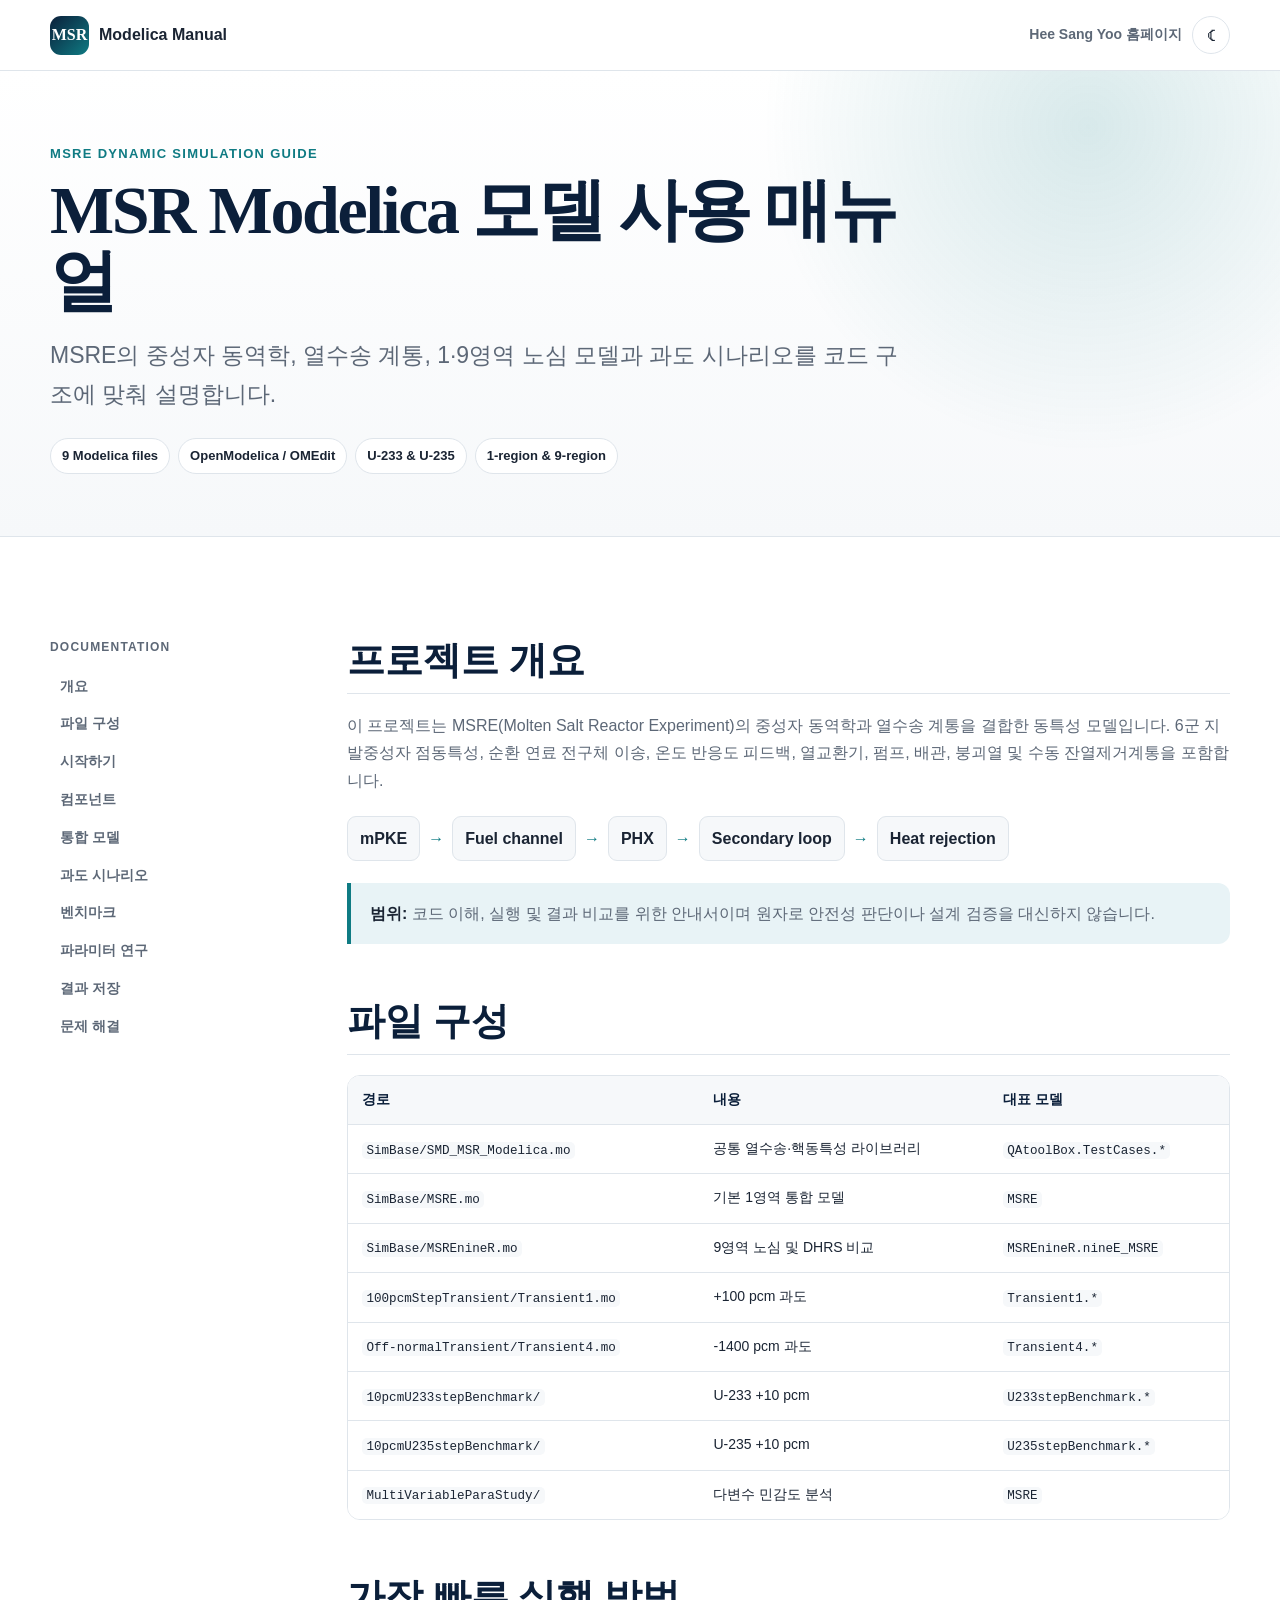
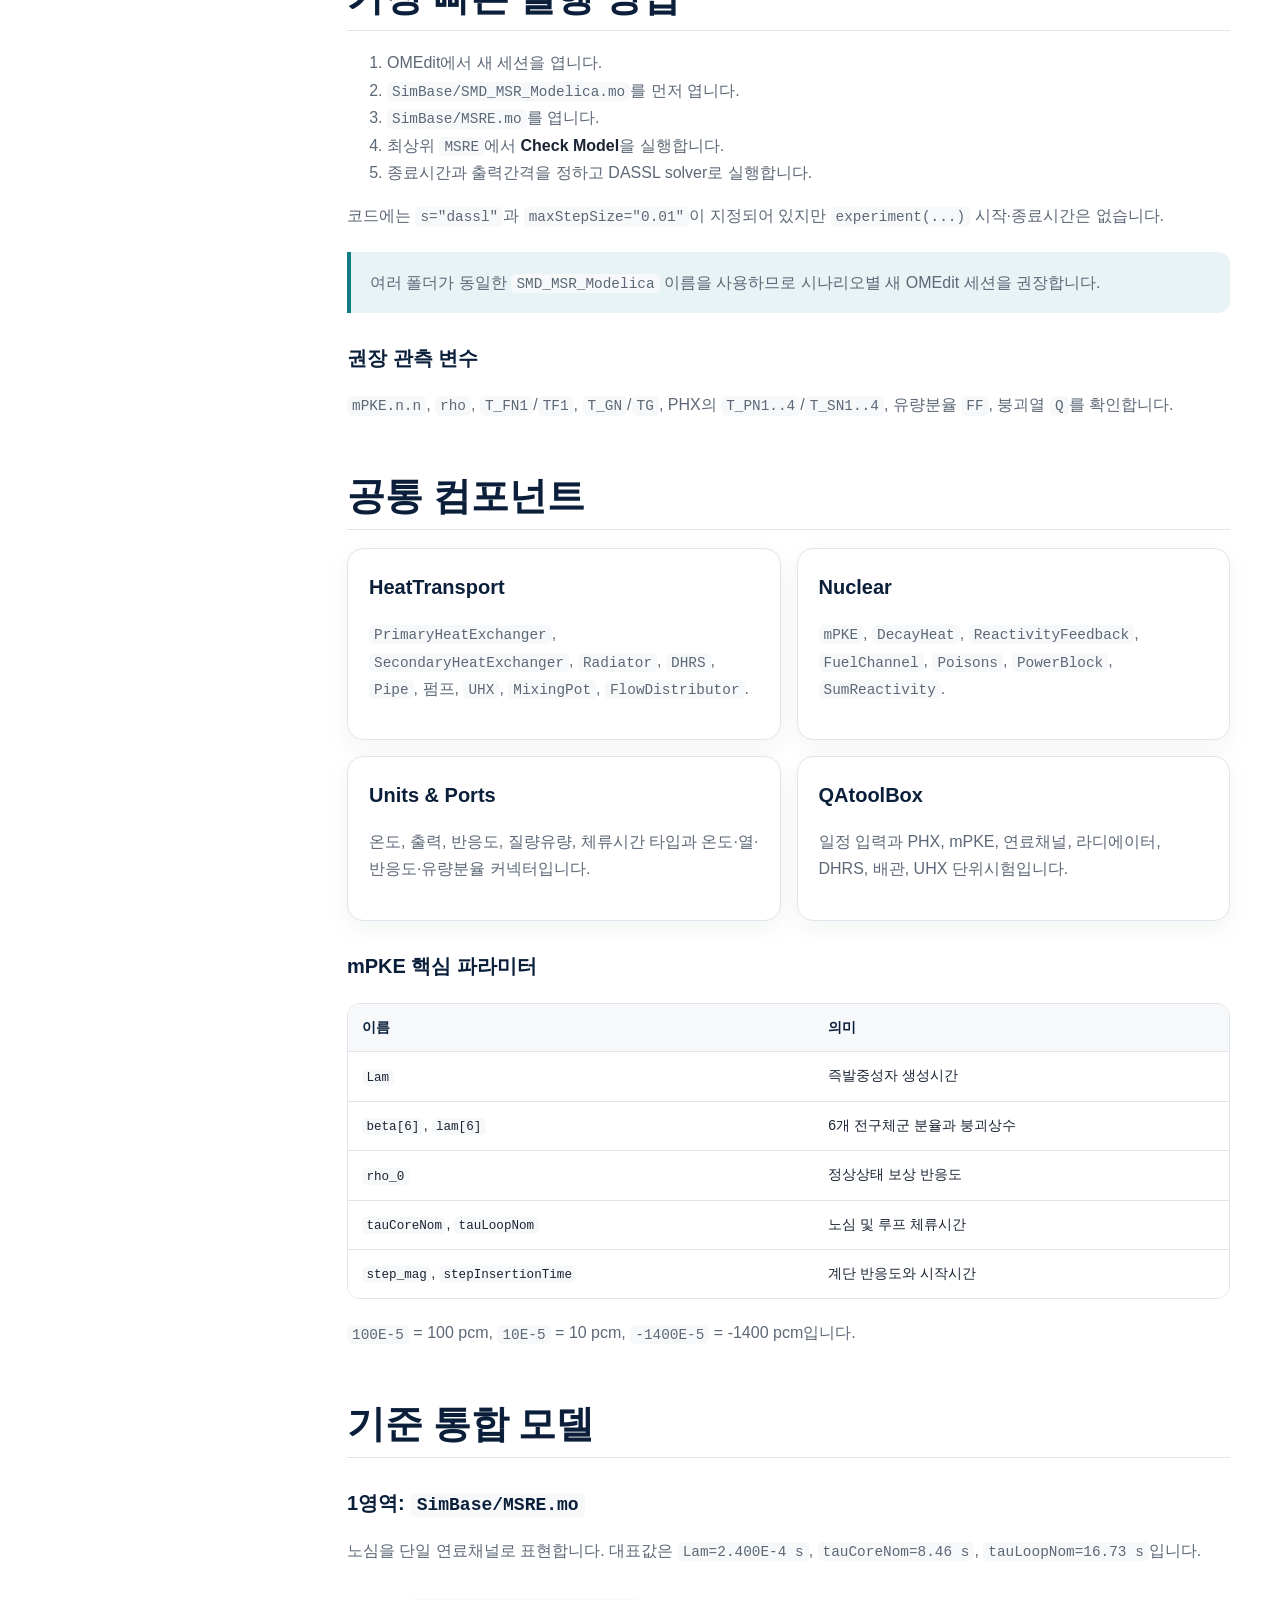
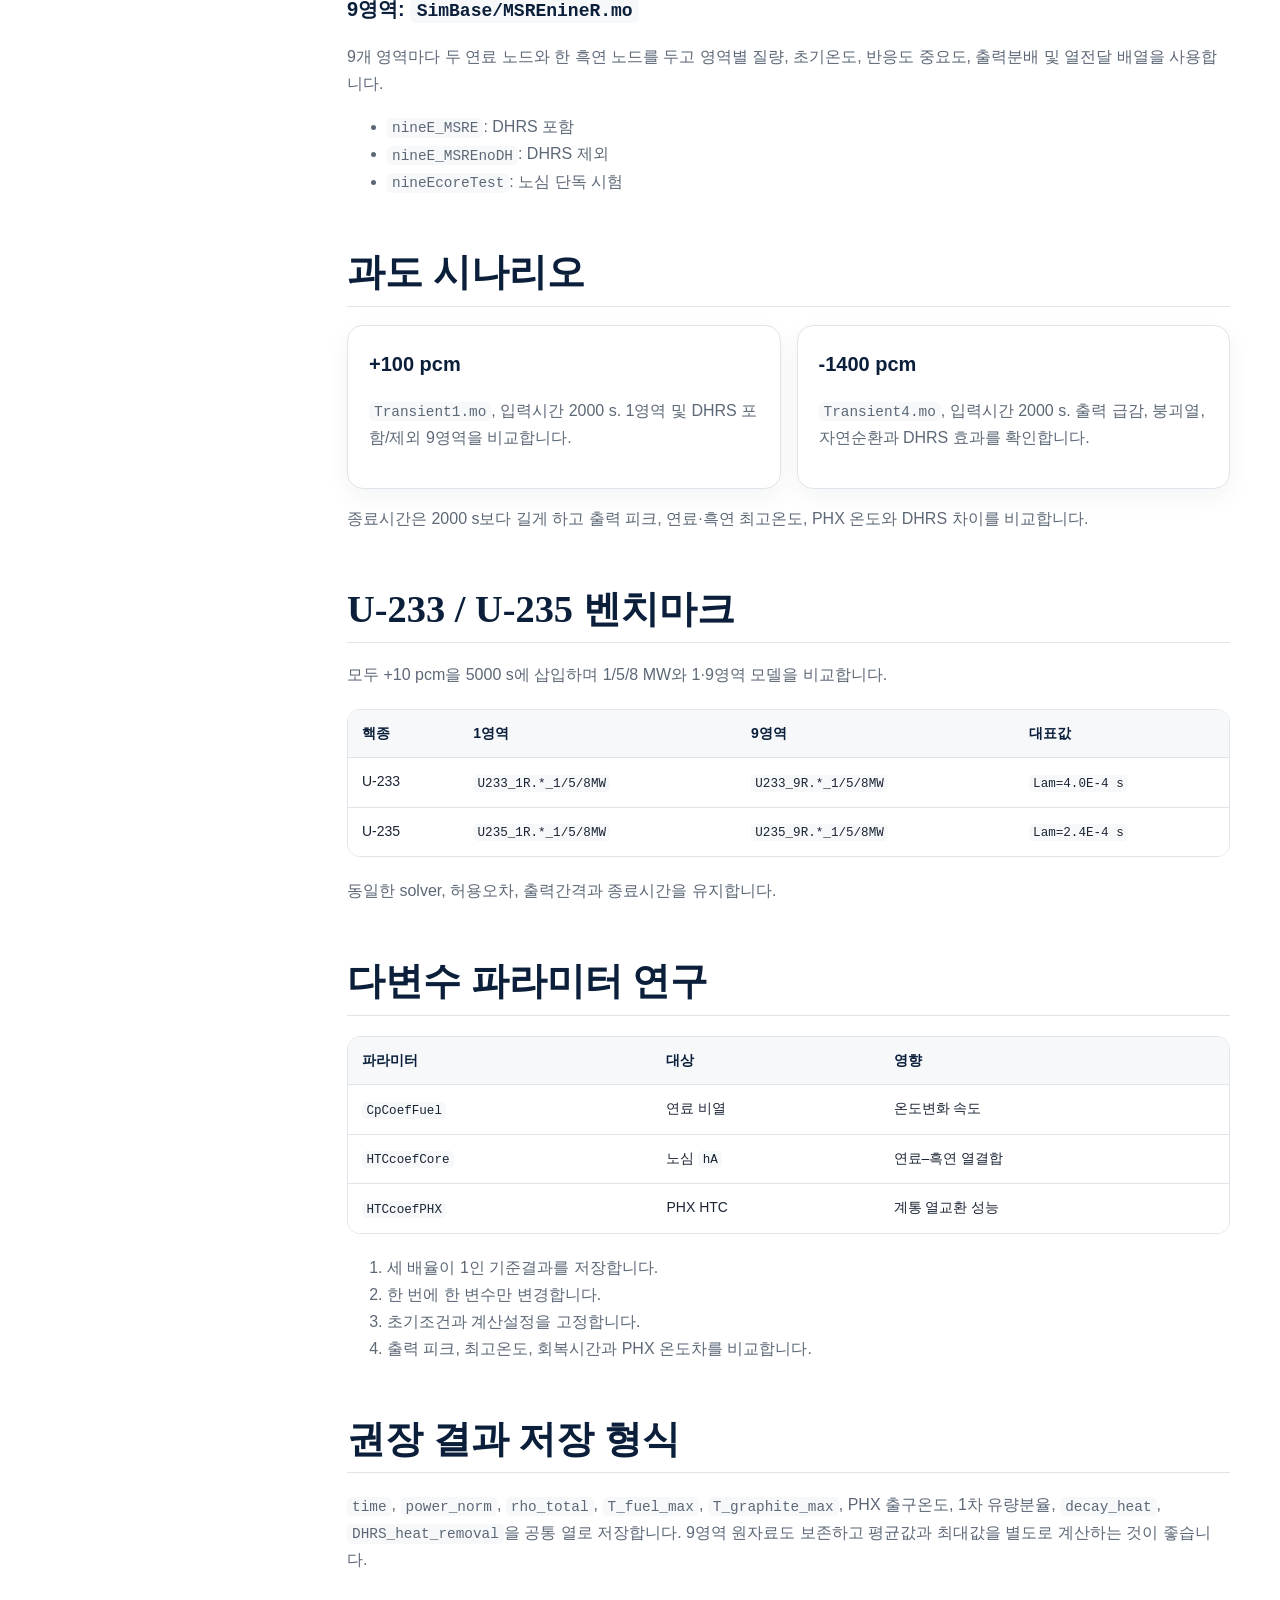
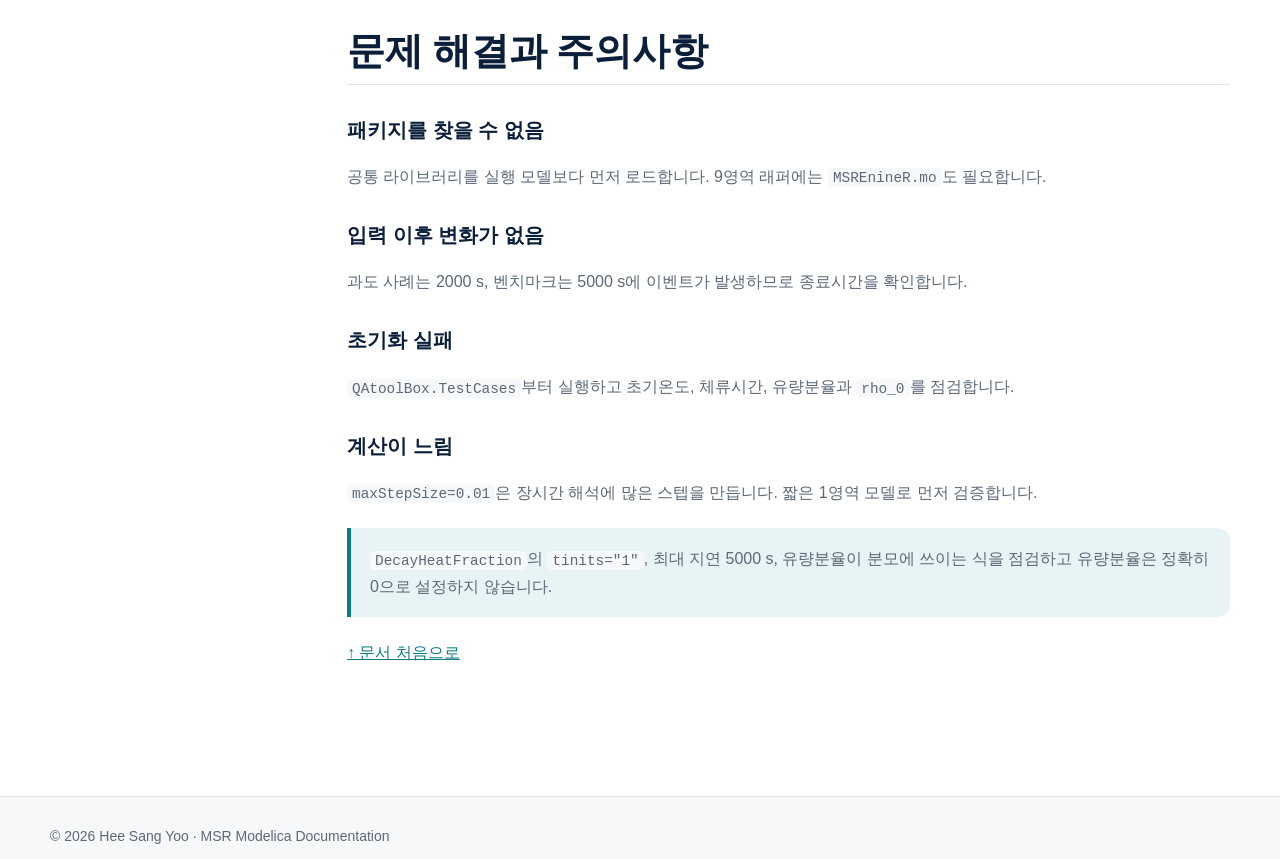
<file: modelica-manual/index.html>
<!doctype html>
<html lang="ko">
<head><meta charset="utf-8"><meta name="viewport" content="width=device-width,initial-scale=1"><meta name="description" content="MSRE Modelica 모델 구조, 실행법, 과도 시나리오와 벤치마크 한국어 매뉴얼"><title>MSR Modelica Manual | Hee Sang Yoo</title><link rel="stylesheet" href="manual.css"></head>
<body>
<header class="header"><div class="container nav"><a class="brand" href="#top"><span class="mark">MSR</span><span>Modelica Manual</span></a><div class="actions"><a class="home" href="../index.html">Hee Sang Yoo 홈페이지</a><button class="theme" type="button" aria-label="색상 테마 전환">☾</button></div></div></header>
<main id="top">
<section class="hero"><div class="container"><p class="eyebrow">MSRE Dynamic Simulation Guide</p><h1>MSR Modelica 모델 사용 매뉴얼</h1><p class="lead">MSRE의 중성자 동역학, 열수송 계통, 1·9영역 노심 모델과 과도 시나리오를 코드 구조에 맞춰 설명합니다.</p><div class="pills"><span class="pill">9 Modelica files</span><span class="pill">OpenModelica / OMEdit</span><span class="pill">U-233 &amp; U-235</span><span class="pill">1-region &amp; 9-region</span></div></div></section>
<div class="container layout"><aside class="side"><p>Documentation</p><ul class="toc"><li><a href="#overview">개요</a></li><li><a href="#files">파일 구성</a></li><li><a href="#start">시작하기</a></li><li><a href="#components">컴포넌트</a></li><li><a href="#models">통합 모델</a></li><li><a href="#transients">과도 시나리오</a></li><li><a href="#benchmarks">벤치마크</a></li><li><a href="#parameters">파라미터 연구</a></li><li><a href="#results">결과 저장</a></li><li><a href="#troubleshooting">문제 해결</a></li></ul></aside>
<article>
<section id="overview"><h2>프로젝트 개요</h2><p>이 프로젝트는 MSRE(Molten Salt Reactor Experiment)의 중성자 동역학과 열수송 계통을 결합한 동특성 모델입니다. 6군 지발중성자 점동특성, 순환 연료 전구체 이송, 온도 반응도 피드백, 열교환기, 펌프, 배관, 붕괴열 및 수동 잔열제거계통을 포함합니다.</p><div class="flow"><span>mPKE</span><b>→</b><span>Fuel channel</span><b>→</b><span>PHX</span><b>→</b><span>Secondary loop</span><b>→</b><span>Heat rejection</span></div><div class="callout"><p><strong>범위:</strong> 코드 이해, 실행 및 결과 비교를 위한 안내서이며 원자로 안전성 판단이나 설계 검증을 대신하지 않습니다.</p></div></section>
<section id="files"><h2>파일 구성</h2><div class="table"><table><thead><tr><th>경로</th><th>내용</th><th>대표 모델</th></tr></thead><tbody>
<tr><td><code>SimBase/SMD_MSR_Modelica.mo</code></td><td>공통 열수송·핵동특성 라이브러리</td><td><code>QAtoolBox.TestCases.*</code></td></tr><tr><td><code>SimBase/MSRE.mo</code></td><td>기본 1영역 통합 모델</td><td><code>MSRE</code></td></tr><tr><td><code>SimBase/MSREnineR.mo</code></td><td>9영역 노심 및 DHRS 비교</td><td><code>MSREnineR.nineE_MSRE</code></td></tr><tr><td><code>100pcmStepTransient/Transient1.mo</code></td><td>+100 pcm 과도</td><td><code>Transient1.*</code></td></tr><tr><td><code>Off-normalTransient/Transient4.mo</code></td><td>-1400 pcm 과도</td><td><code>Transient4.*</code></td></tr><tr><td><code>10pcmU233stepBenchmark/</code></td><td>U-233 +10 pcm</td><td><code>U233stepBenchmark.*</code></td></tr><tr><td><code>10pcmU235stepBenchmark/</code></td><td>U-235 +10 pcm</td><td><code>U235stepBenchmark.*</code></td></tr><tr><td><code>MultiVariableParaStudy/</code></td><td>다변수 민감도 분석</td><td><code>MSRE</code></td></tr>
</tbody></table></div></section>
<section id="start"><h2>가장 빠른 실행 방법</h2><ol><li>OMEdit에서 새 세션을 엽니다.</li><li><code>SimBase/SMD_MSR_Modelica.mo</code>를 먼저 엽니다.</li><li><code>SimBase/MSRE.mo</code>를 엽니다.</li><li>최상위 <code>MSRE</code>에서 <strong>Check Model</strong>을 실행합니다.</li><li>종료시간과 출력간격을 정하고 DASSL solver로 실행합니다.</li></ol><p>코드에는 <code>s="dassl"</code>과 <code>maxStepSize="0.01"</code>이 지정되어 있지만 <code>experiment(...)</code> 시작·종료시간은 없습니다.</p><div class="callout"><p>여러 폴더가 동일한 <code>SMD_MSR_Modelica</code> 이름을 사용하므로 시나리오별 새 OMEdit 세션을 권장합니다.</p></div><h3>권장 관측 변수</h3><p><code>mPKE.n.n</code>, <code>rho</code>, <code>T_FN1</code>/<code>TF1</code>, <code>T_GN</code>/<code>TG</code>, PHX의 <code>T_PN1..4</code>/<code>T_SN1..4</code>, 유량분율 <code>FF</code>, 붕괴열 <code>Q</code>를 확인합니다.</p></section>
<section id="components"><h2>공통 컴포넌트</h2><div class="cards"><div class="card"><h3>HeatTransport</h3><p><code>PrimaryHeatExchanger</code>, <code>SecondaryHeatExchanger</code>, <code>Radiator</code>, <code>DHRS</code>, <code>Pipe</code>, 펌프, <code>UHX</code>, <code>MixingPot</code>, <code>FlowDistributor</code>.</p></div><div class="card"><h3>Nuclear</h3><p><code>mPKE</code>, <code>DecayHeat</code>, <code>ReactivityFeedback</code>, <code>FuelChannel</code>, <code>Poisons</code>, <code>PowerBlock</code>, <code>SumReactivity</code>.</p></div><div class="card"><h3>Units &amp; Ports</h3><p>온도, 출력, 반응도, 질량유량, 체류시간 타입과 온도·열·반응도·유량분율 커넥터입니다.</p></div><div class="card"><h3>QAtoolBox</h3><p>일정 입력과 PHX, mPKE, 연료채널, 라디에이터, DHRS, 배관, UHX 단위시험입니다.</p></div></div><h3>mPKE 핵심 파라미터</h3><div class="table"><table><thead><tr><th>이름</th><th>의미</th></tr></thead><tbody><tr><td><code>Lam</code></td><td>즉발중성자 생성시간</td></tr><tr><td><code>beta[6]</code>, <code>lam[6]</code></td><td>6개 전구체군 분율과 붕괴상수</td></tr><tr><td><code>rho_0</code></td><td>정상상태 보상 반응도</td></tr><tr><td><code>tauCoreNom</code>, <code>tauLoopNom</code></td><td>노심 및 루프 체류시간</td></tr><tr><td><code>step_mag</code>, <code>stepInsertionTime</code></td><td>계단 반응도와 시작시간</td></tr></tbody></table></div><p><code>100E-5</code> = 100 pcm, <code>10E-5</code> = 10 pcm, <code>-1400E-5</code> = -1400 pcm입니다.</p></section>
<section id="models"><h2>기준 통합 모델</h2><h3>1영역: <code>SimBase/MSRE.mo</code></h3><p>노심을 단일 연료채널로 표현합니다. 대표값은 <code>Lam=2.400E-4 s</code>, <code>tauCoreNom=8.46 s</code>, <code>tauLoopNom=16.73 s</code>입니다.</p><h3>9영역: <code>SimBase/MSREnineR.mo</code></h3><p>9개 영역마다 두 연료 노드와 한 흑연 노드를 두고 영역별 질량, 초기온도, 반응도 중요도, 출력분배 및 열전달 배열을 사용합니다.</p><ul><li><code>nineE_MSRE</code>: DHRS 포함</li><li><code>nineE_MSREnoDH</code>: DHRS 제외</li><li><code>nineEcoreTest</code>: 노심 단독 시험</li></ul></section>
<section id="transients"><h2>과도 시나리오</h2><div class="cards"><div class="card"><h3>+100 pcm</h3><p><code>Transient1.mo</code>, 입력시간 2000 s. 1영역 및 DHRS 포함/제외 9영역을 비교합니다.</p></div><div class="card"><h3>-1400 pcm</h3><p><code>Transient4.mo</code>, 입력시간 2000 s. 출력 급감, 붕괴열, 자연순환과 DHRS 효과를 확인합니다.</p></div></div><p>종료시간은 2000 s보다 길게 하고 출력 피크, 연료·흑연 최고온도, PHX 온도와 DHRS 차이를 비교합니다.</p></section>
<section id="benchmarks"><h2>U-233 / U-235 벤치마크</h2><p>모두 +10 pcm을 5000 s에 삽입하며 1/5/8 MW와 1·9영역 모델을 비교합니다.</p><div class="table"><table><thead><tr><th>핵종</th><th>1영역</th><th>9영역</th><th>대표값</th></tr></thead><tbody><tr><td>U-233</td><td><code>U233_1R.*_1/5/8MW</code></td><td><code>U233_9R.*_1/5/8MW</code></td><td><code>Lam=4.0E-4 s</code></td></tr><tr><td>U-235</td><td><code>U235_1R.*_1/5/8MW</code></td><td><code>U235_9R.*_1/5/8MW</code></td><td><code>Lam=2.4E-4 s</code></td></tr></tbody></table></div><p>동일한 solver, 허용오차, 출력간격과 종료시간을 유지합니다.</p></section>
<section id="parameters"><h2>다변수 파라미터 연구</h2><div class="table"><table><thead><tr><th>파라미터</th><th>대상</th><th>영향</th></tr></thead><tbody><tr><td><code>CpCoefFuel</code></td><td>연료 비열</td><td>온도변화 속도</td></tr><tr><td><code>HTCcoefCore</code></td><td>노심 <code>hA</code></td><td>연료–흑연 열결합</td></tr><tr><td><code>HTCcoefPHX</code></td><td>PHX HTC</td><td>계통 열교환 성능</td></tr></tbody></table></div><ol><li>세 배율이 1인 기준결과를 저장합니다.</li><li>한 번에 한 변수만 변경합니다.</li><li>초기조건과 계산설정을 고정합니다.</li><li>출력 피크, 최고온도, 회복시간과 PHX 온도차를 비교합니다.</li></ol></section>
<section id="results"><h2>권장 결과 저장 형식</h2><p><code>time</code>, <code>power_norm</code>, <code>rho_total</code>, <code>T_fuel_max</code>, <code>T_graphite_max</code>, PHX 출구온도, 1차 유량분율, <code>decay_heat</code>, <code>DHRS_heat_removal</code>을 공통 열로 저장합니다. 9영역 원자료도 보존하고 평균값과 최대값을 별도로 계산하는 것이 좋습니다.</p></section>
<section id="troubleshooting"><h2>문제 해결과 주의사항</h2><h3>패키지를 찾을 수 없음</h3><p>공통 라이브러리를 실행 모델보다 먼저 로드합니다. 9영역 래퍼에는 <code>MSREnineR.mo</code>도 필요합니다.</p><h3>입력 이후 변화가 없음</h3><p>과도 사례는 2000 s, 벤치마크는 5000 s에 이벤트가 발생하므로 종료시간을 확인합니다.</p><h3>초기화 실패</h3><p><code>QAtoolBox.TestCases</code>부터 실행하고 초기온도, 체류시간, 유량분율과 <code>rho_0</code>를 점검합니다.</p><h3>계산이 느림</h3><p><code>maxStepSize=0.01</code>은 장시간 해석에 많은 스텝을 만듭니다. 짧은 1영역 모델로 먼저 검증합니다.</p><div class="callout"><p><code>DecayHeatFraction</code>의 <code>tinits="1"</code>, 최대 지연 5000 s, 유량분율이 분모에 쓰이는 식을 점검하고 유량분율은 정확히 0으로 설정하지 않습니다.</p></div><a href="#top">↑ 문서 처음으로</a></section>
</article></div></main>
<footer class="footer"><div class="container">© <span id="year"></span> Hee Sang Yoo · MSR Modelica Documentation</div></footer>
<script>const r=document.documentElement,b=document.querySelector('.theme');try{r.dataset.theme=localStorage.getItem('color-theme')||(matchMedia('(prefers-color-scheme:dark)').matches?'dark':'light')}catch(e){r.dataset.theme='light'}function s(){b.textContent=r.dataset.theme==='dark'?'☀':'☾'}b.onclick=()=>{r.dataset.theme=r.dataset.theme==='dark'?'light':'dark';try{localStorage.setItem('color-theme',r.dataset.theme)}catch(e){}s()};s();document.querySelector('#year').textContent=new Date().getFullYear()</script>
</body></html>
</file>
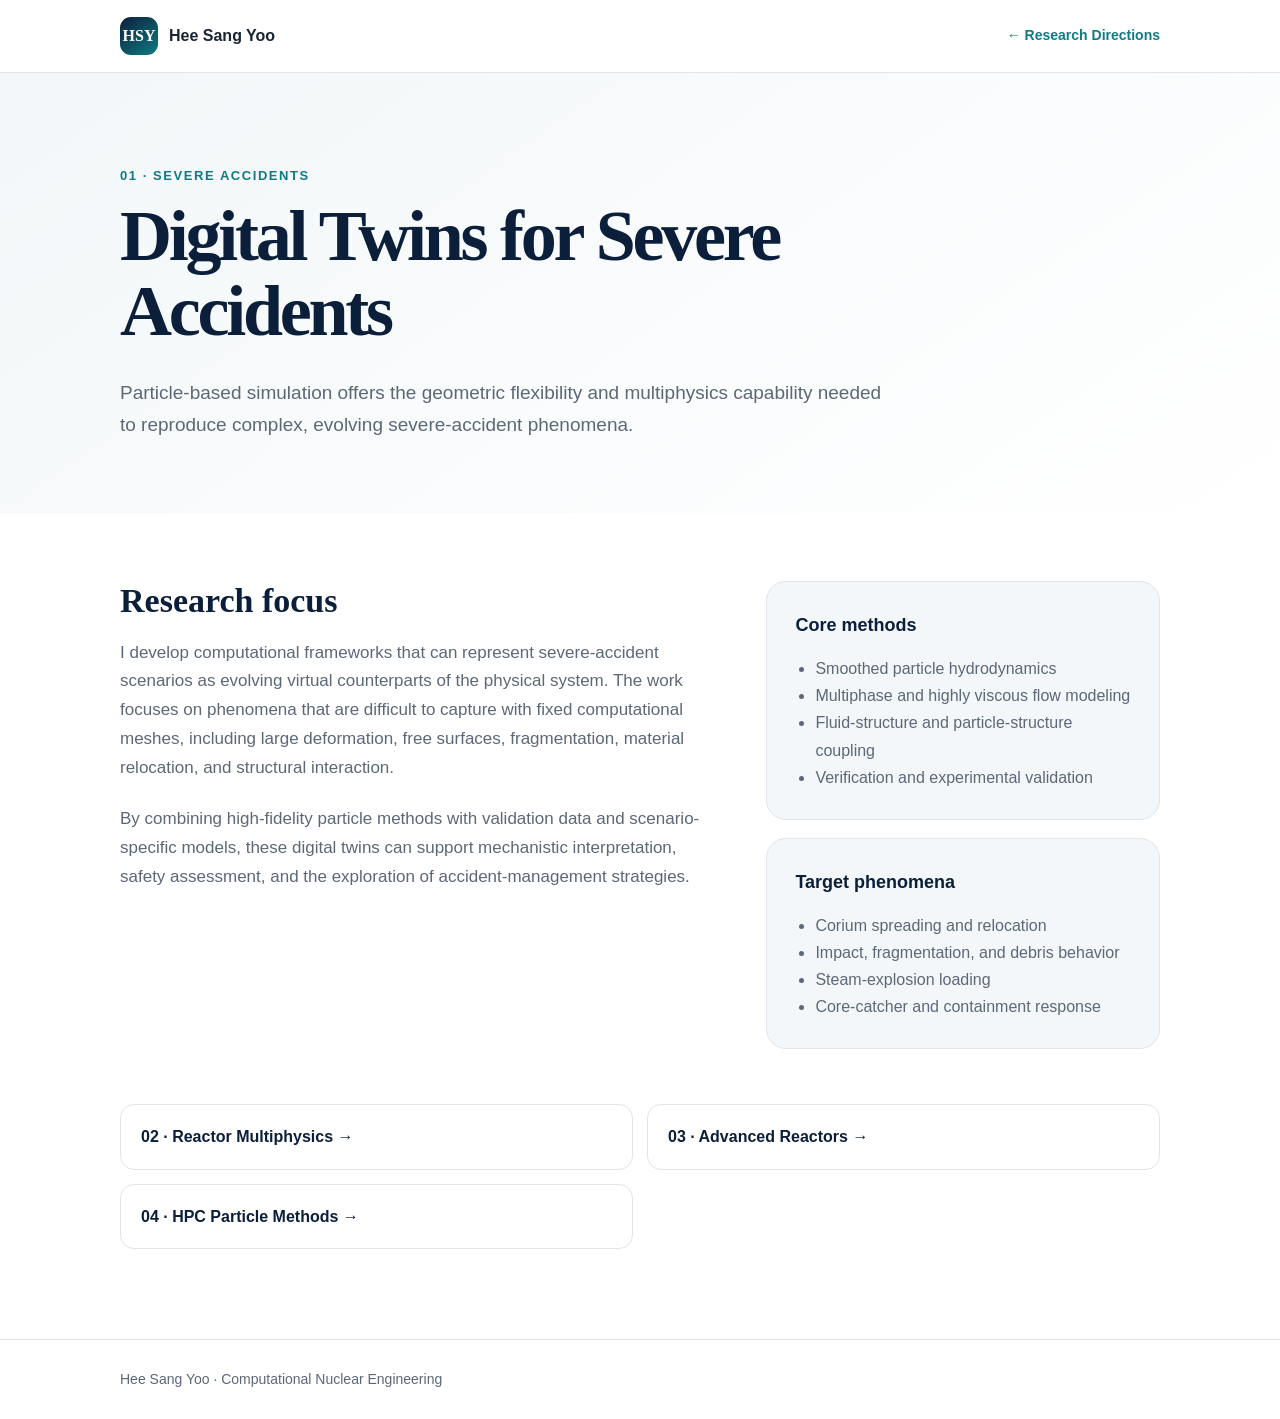
<file: research/research-direction1.html>
﻿<!doctype html><html lang="en"><head><meta charset="utf-8"><meta name="viewport" content="width=device-width,initial-scale=1"><meta name="description" content="Digital twins for severe-accident analysis using flexible particle-based simulation methods."><title>Digital Twins for Severe Accidents | Hee Sang Yoo</title><script>try{document.documentElement.dataset.theme=localStorage.getItem('color-theme')||(matchMedia('(prefers-color-scheme: dark)').matches?'dark':'light')}catch(_){}</script><link rel="stylesheet" href="research-topic.css"></head><body>
<header class="site-header"><nav class="container nav"><a class="brand" href="../index.html"><span class="brand-mark">HSY</span><span>Hee Sang Yoo</span></a><a class="back-link" href="../index.html#research">&larr; Research Directions</a></nav></header>
<main><section class="hero"><div class="container"><p class="eyebrow">01 &middot; Severe Accidents</p><h1>Digital Twins for Severe Accidents</h1><p class="lead">Particle-based simulation offers the geometric flexibility and multiphysics capability needed to reproduce complex, evolving severe-accident phenomena.</p></div></section>
<section class="topic-body"><div class="container"><div class="topic-grid"><div class="overview"><h2>Research focus</h2><p>I develop computational frameworks that can represent severe-accident scenarios as evolving virtual counterparts of the physical system. The work focuses on phenomena that are difficult to capture with fixed computational meshes, including large deformation, free surfaces, fragmentation, material relocation, and structural interaction.</p><p>By combining high-fidelity particle methods with validation data and scenario-specific models, these digital twins can support mechanistic interpretation, safety assessment, and the exploration of accident-management strategies.</p></div><aside><div class="detail-card"><h3>Core methods</h3><ul><li>Smoothed particle hydrodynamics</li><li>Multiphase and highly viscous flow modeling</li><li>Fluid-structure and particle-structure coupling</li><li>Verification and experimental validation</li></ul></div><div class="detail-card"><h3>Target phenomena</h3><ul><li>Corium spreading and relocation</li><li>Impact, fragmentation, and debris behavior</li><li>Steam-explosion loading</li><li>Core-catcher and containment response</li></ul></div></aside></div>
<nav class="topic-nav" aria-label="Other research topics"><a href="research-direction2.html">02 &middot; Reactor Multiphysics &rarr;</a><a href="research-direction3.html">03 &middot; Advanced Reactors &rarr;</a><a href="research-direction4.html">04 &middot; HPC Particle Methods &rarr;</a></nav></div></section></main><footer><div class="container">Hee Sang Yoo &middot; Computational Nuclear Engineering</div></footer></body></html>
</file>
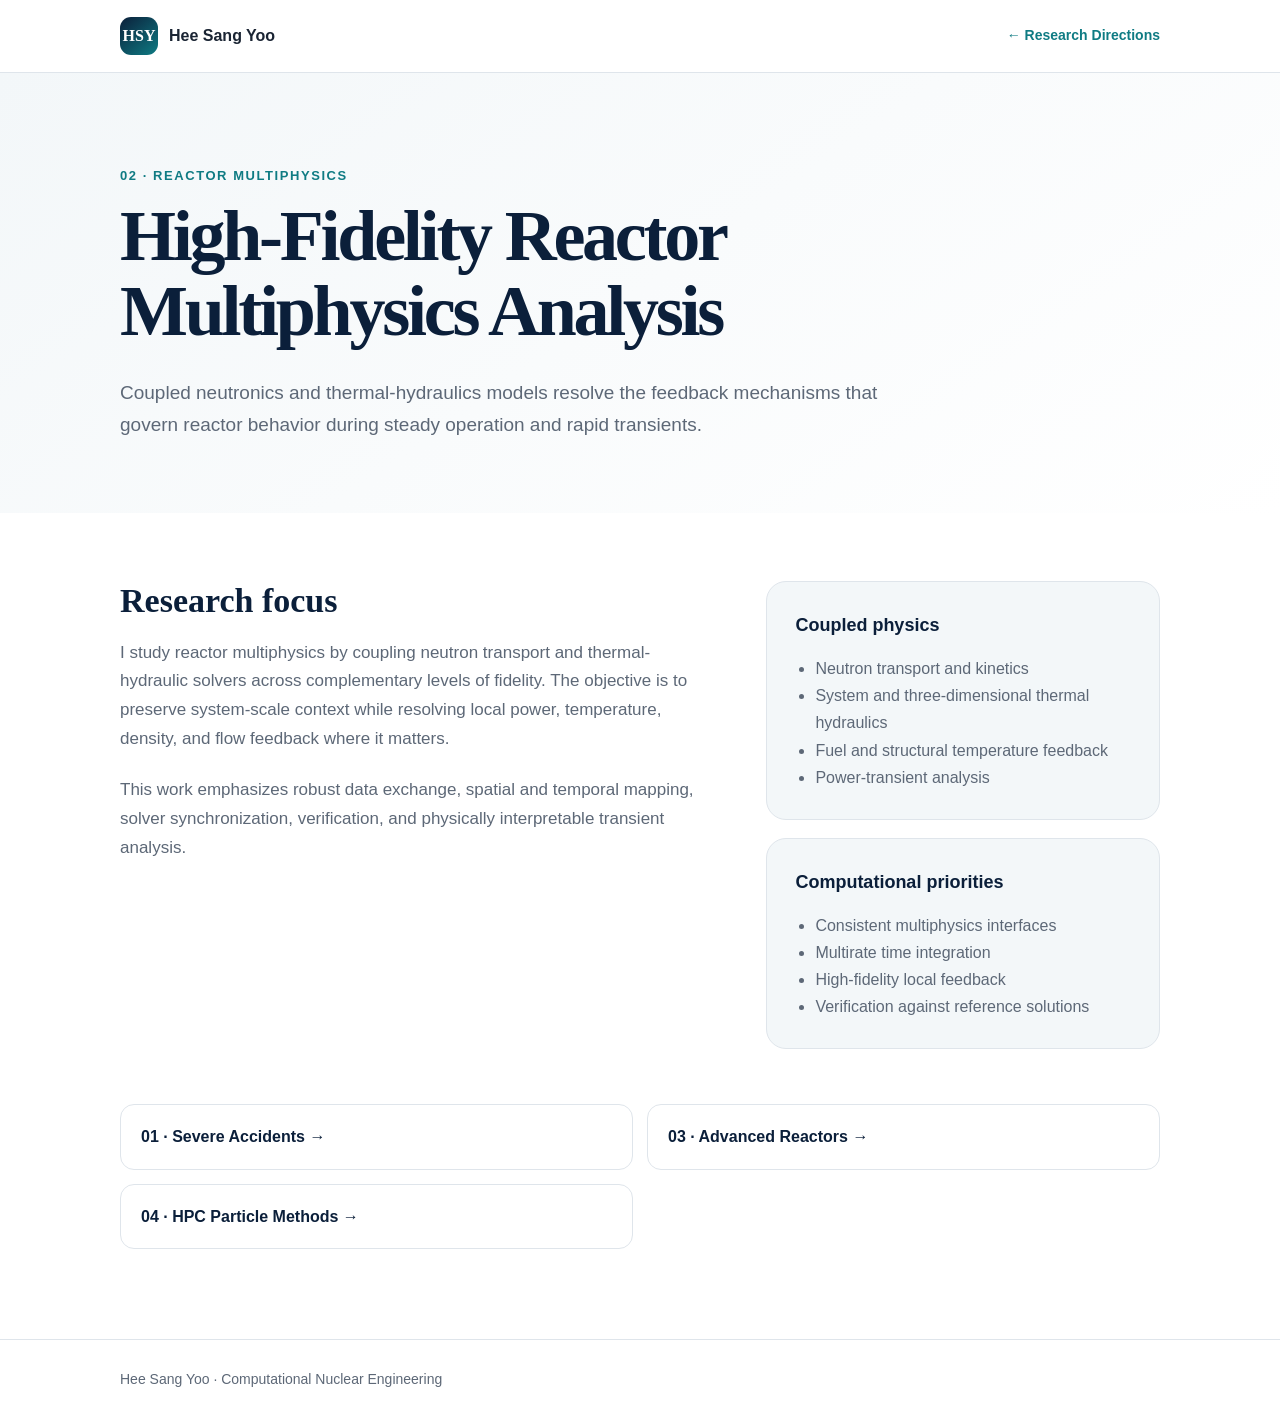
<file: research/research-direction2.html>
﻿<!doctype html><html lang="en"><head><meta charset="utf-8"><meta name="viewport" content="width=device-width,initial-scale=1"><meta name="description" content="High-fidelity reactor multiphysics analysis coupling neutronics and thermal hydraulics."><title>High-Fidelity Reactor Multiphysics | Hee Sang Yoo</title><script>try{document.documentElement.dataset.theme=localStorage.getItem('color-theme')||(matchMedia('(prefers-color-scheme: dark)').matches?'dark':'light')}catch(_){}</script><link rel="stylesheet" href="research-topic.css"></head><body>
<header class="site-header"><nav class="container nav"><a class="brand" href="../index.html"><span class="brand-mark">HSY</span><span>Hee Sang Yoo</span></a><a class="back-link" href="../index.html#research">&larr; Research Directions</a></nav></header>
<main><section class="hero"><div class="container"><p class="eyebrow">02 &middot; Reactor Multiphysics</p><h1>High-Fidelity Reactor Multiphysics Analysis</h1><p class="lead">Coupled neutronics and thermal-hydraulics models resolve the feedback mechanisms that govern reactor behavior during steady operation and rapid transients.</p></div></section>
<section class="topic-body"><div class="container"><div class="topic-grid"><div class="overview"><h2>Research focus</h2><p>I study reactor multiphysics by coupling neutron transport and thermal-hydraulic solvers across complementary levels of fidelity. The objective is to preserve system-scale context while resolving local power, temperature, density, and flow feedback where it matters.</p><p>This work emphasizes robust data exchange, spatial and temporal mapping, solver synchronization, verification, and physically interpretable transient analysis.</p></div><aside><div class="detail-card"><h3>Coupled physics</h3><ul><li>Neutron transport and kinetics</li><li>System and three-dimensional thermal hydraulics</li><li>Fuel and structural temperature feedback</li><li>Power-transient analysis</li></ul></div><div class="detail-card"><h3>Computational priorities</h3><ul><li>Consistent multiphysics interfaces</li><li>Multirate time integration</li><li>High-fidelity local feedback</li><li>Verification against reference solutions</li></ul></div></aside></div>
<nav class="topic-nav" aria-label="Other research topics"><a href="research-direction1.html">01 &middot; Severe Accidents &rarr;</a><a href="research-direction3.html">03 &middot; Advanced Reactors &rarr;</a><a href="research-direction4.html">04 &middot; HPC Particle Methods &rarr;</a></nav></div></section></main><footer><div class="container">Hee Sang Yoo &middot; Computational Nuclear Engineering</div></footer></body></html>
</file>
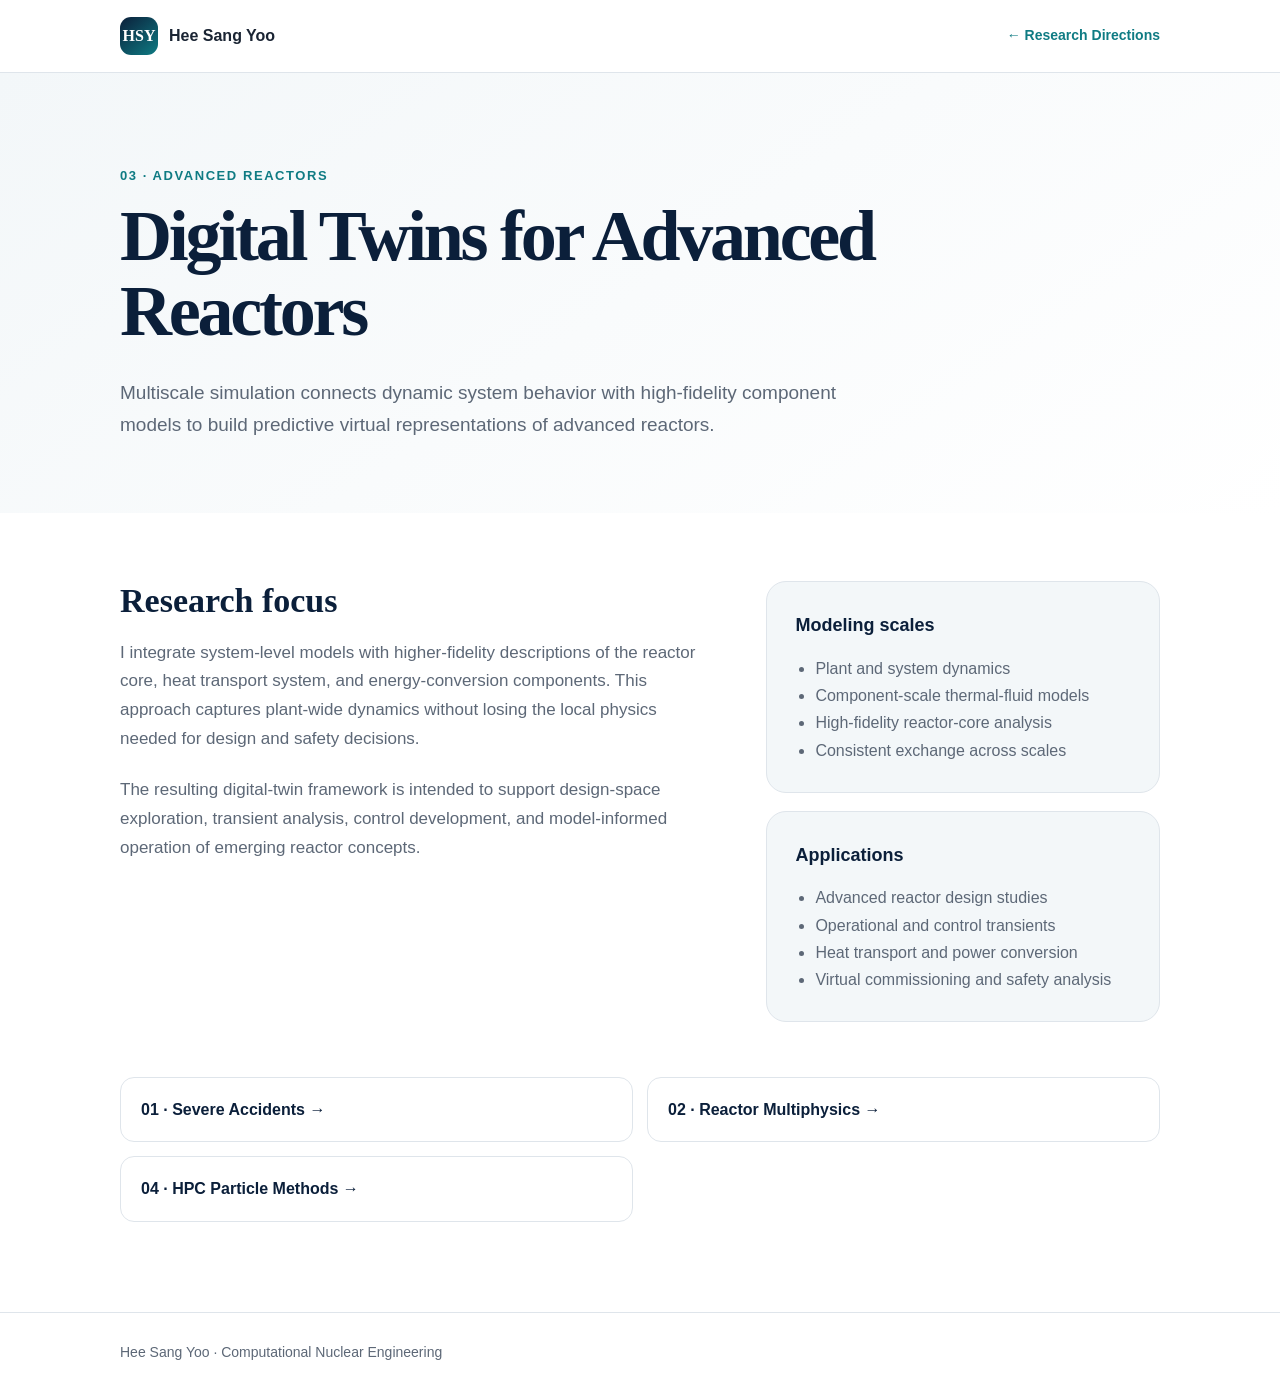
<file: research/research-direction3.html>
﻿<!doctype html><html lang="en"><head><meta charset="utf-8"><meta name="viewport" content="width=device-width,initial-scale=1"><meta name="description" content="Digital twins for advanced reactors through multiscale system modeling and high-fidelity component simulation."><title>Digital Twins for Advanced Reactors | Hee Sang Yoo</title><script>try{document.documentElement.dataset.theme=localStorage.getItem('color-theme')||(matchMedia('(prefers-color-scheme: dark)').matches?'dark':'light')}catch(_){}</script><link rel="stylesheet" href="research-topic.css"></head><body>
<header class="site-header"><nav class="container nav"><a class="brand" href="../index.html"><span class="brand-mark">HSY</span><span>Hee Sang Yoo</span></a><a class="back-link" href="../index.html#research">&larr; Research Directions</a></nav></header>
<main><section class="hero"><div class="container"><p class="eyebrow">03 &middot; Advanced Reactors</p><h1>Digital Twins for Advanced Reactors</h1><p class="lead">Multiscale simulation connects dynamic system behavior with high-fidelity component models to build predictive virtual representations of advanced reactors.</p></div></section>
<section class="topic-body"><div class="container"><div class="topic-grid"><div class="overview"><h2>Research focus</h2><p>I integrate system-level models with higher-fidelity descriptions of the reactor core, heat transport system, and energy-conversion components. This approach captures plant-wide dynamics without losing the local physics needed for design and safety decisions.</p><p>The resulting digital-twin framework is intended to support design-space exploration, transient analysis, control development, and model-informed operation of emerging reactor concepts.</p></div><aside><div class="detail-card"><h3>Modeling scales</h3><ul><li>Plant and system dynamics</li><li>Component-scale thermal-fluid models</li><li>High-fidelity reactor-core analysis</li><li>Consistent exchange across scales</li></ul></div><div class="detail-card"><h3>Applications</h3><ul><li>Advanced reactor design studies</li><li>Operational and control transients</li><li>Heat transport and power conversion</li><li>Virtual commissioning and safety analysis</li></ul></div></aside></div>
<nav class="topic-nav" aria-label="Other research topics"><a href="research-direction1.html">01 &middot; Severe Accidents &rarr;</a><a href="research-direction2.html">02 &middot; Reactor Multiphysics &rarr;</a><a href="research-direction4.html">04 &middot; HPC Particle Methods &rarr;</a></nav></div></section></main><footer><div class="container">Hee Sang Yoo &middot; Computational Nuclear Engineering</div></footer></body></html>
</file>
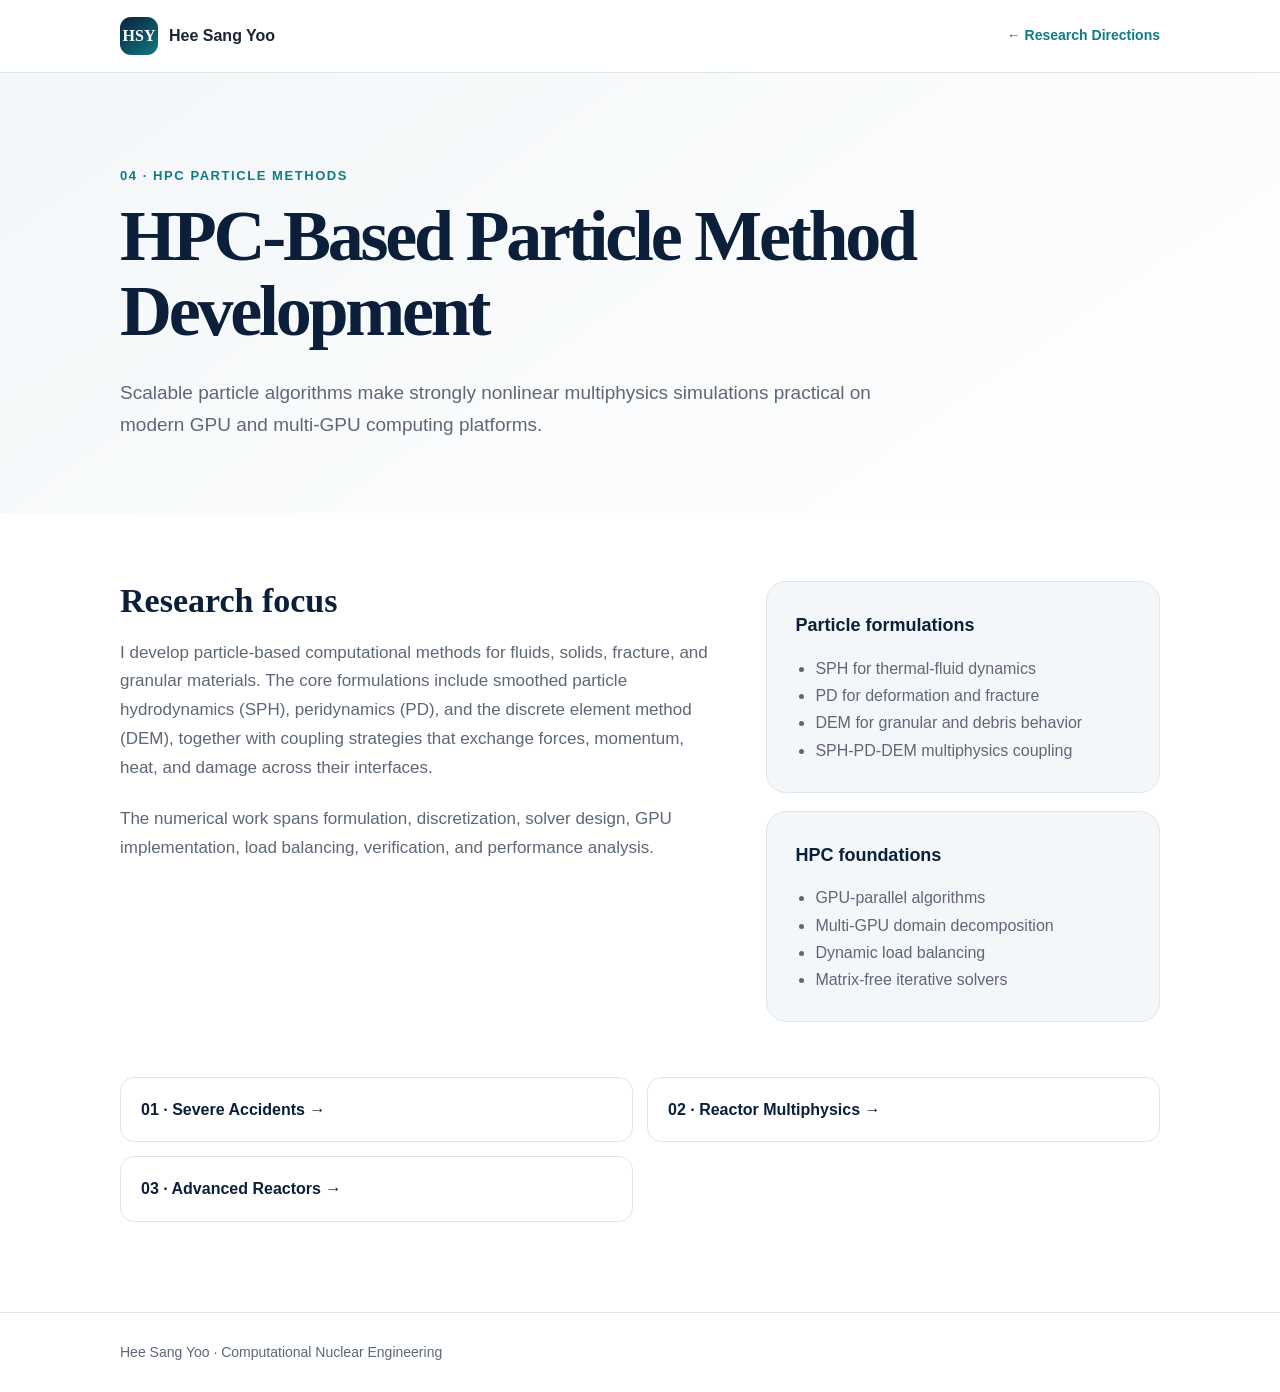
<file: research/research-direction4.html>
﻿<!doctype html><html lang="en"><head><meta charset="utf-8"><meta name="viewport" content="width=device-width,initial-scale=1"><meta name="description" content="HPC-based development and coupling of SPH, peridynamics, and discrete element methods."><title>HPC-Based Particle Methods | Hee Sang Yoo</title><script>try{document.documentElement.dataset.theme=localStorage.getItem('color-theme')||(matchMedia('(prefers-color-scheme: dark)').matches?'dark':'light')}catch(_){}</script><link rel="stylesheet" href="research-topic.css"></head><body>
<header class="site-header"><nav class="container nav"><a class="brand" href="../index.html"><span class="brand-mark">HSY</span><span>Hee Sang Yoo</span></a><a class="back-link" href="../index.html#research">&larr; Research Directions</a></nav></header>
<main><section class="hero"><div class="container"><p class="eyebrow">04 &middot; HPC Particle Methods</p><h1>HPC-Based Particle Method Development</h1><p class="lead">Scalable particle algorithms make strongly nonlinear multiphysics simulations practical on modern GPU and multi-GPU computing platforms.</p></div></section>
<section class="topic-body"><div class="container"><div class="topic-grid"><div class="overview"><h2>Research focus</h2><p>I develop particle-based computational methods for fluids, solids, fracture, and granular materials. The core formulations include smoothed particle hydrodynamics (SPH), peridynamics (PD), and the discrete element method (DEM), together with coupling strategies that exchange forces, momentum, heat, and damage across their interfaces.</p><p>The numerical work spans formulation, discretization, solver design, GPU implementation, load balancing, verification, and performance analysis.</p></div><aside><div class="detail-card"><h3>Particle formulations</h3><ul><li>SPH for thermal-fluid dynamics</li><li>PD for deformation and fracture</li><li>DEM for granular and debris behavior</li><li>SPH-PD-DEM multiphysics coupling</li></ul></div><div class="detail-card"><h3>HPC foundations</h3><ul><li>GPU-parallel algorithms</li><li>Multi-GPU domain decomposition</li><li>Dynamic load balancing</li><li>Matrix-free iterative solvers</li></ul></div></aside></div>
<nav class="topic-nav" aria-label="Other research topics"><a href="research-direction1.html">01 &middot; Severe Accidents &rarr;</a><a href="research-direction2.html">02 &middot; Reactor Multiphysics &rarr;</a><a href="research-direction3.html">03 &middot; Advanced Reactors &rarr;</a></nav></div></section></main><footer><div class="container">Hee Sang Yoo &middot; Computational Nuclear Engineering</div></footer></body></html>
</file>
<file: modelica-manual/manual.css>
:root{--navy:#0b1f3a;--teal:#0f7b83;--ink:#1a2433;--muted:#5d6877;--line:#dfe5eb;--surface:#fff;--soft:#f6f8fa;--sky:#e8f3f6}
[data-theme=dark]{--navy:#e5f2ff;--teal:#62d3d7;--ink:#e7edf5;--muted:#a9b7c7;--line:#29394b;--surface:#0d1621;--soft:#131f2c;--sky:#122d39}
*{box-sizing:border-box}html{scroll-behavior:smooth;scroll-padding-top:86px}body{margin:0;color:var(--ink);background:var(--surface);font-family:Inter,ui-sans-serif,-apple-system,BlinkMacSystemFont,"Segoe UI",sans-serif;line-height:1.7}a{color:var(--teal)}code{padding:.12em .35em;border-radius:5px;background:var(--soft);font-family:Consolas,monospace;font-size:.9em}.container{width:min(calc(100% - 36px),1180px);margin:auto}.header{position:sticky;top:0;z-index:20;border-bottom:1px solid var(--line);background:color-mix(in srgb,var(--surface) 92%,transparent);backdrop-filter:blur(15px)}.nav{min-height:70px;display:flex;align-items:center;justify-content:space-between;gap:20px}.brand{display:flex;align-items:center;gap:10px;color:var(--ink);text-decoration:none;font-weight:800}.mark{width:39px;height:39px;display:grid;place-items:center;border-radius:11px;color:#fff;background:linear-gradient(135deg,#0b1f3a,#0f7b83);font-family:Georgia,serif}.actions{display:flex;align-items:center;gap:10px}.home{color:var(--muted);text-decoration:none;font-size:14px;font-weight:700}.theme{width:38px;height:38px;border:1px solid var(--line);border-radius:50%;color:var(--ink);background:var(--surface);cursor:pointer;font-size:18px}.hero{padding:72px 0 62px;border-bottom:1px solid var(--line);background:radial-gradient(circle at 85% 12%,color-mix(in srgb,var(--teal) 16%,transparent),transparent 28%),linear-gradient(var(--surface),var(--soft))}.eyebrow{margin:0 0 10px;color:var(--teal);font-size:13px;font-weight:850;letter-spacing:.1em;text-transform:uppercase}h1{max-width:850px;margin:0 0 18px;color:var(--navy);font:700 clamp(42px,6vw,68px)/1.05 Georgia,serif;letter-spacing:-.035em}.lead{max-width:850px;margin:0;color:var(--muted);font-size:clamp(18px,2vw,23px)}.pills{display:flex;flex-wrap:wrap;gap:8px;margin-top:24px}.pill{padding:6px 11px;border:1px solid var(--line);border-radius:999px;background:var(--surface);font-size:13px;font-weight:750}.layout{display:grid;grid-template-columns:245px minmax(0,1fr);gap:52px;padding:46px 0 76px}.side{position:sticky;top:92px;align-self:start}.side p{margin:0 0 10px;color:var(--muted);font-size:12px;font-weight:850;letter-spacing:.1em;text-transform:uppercase}.toc{margin:0;padding:0;list-style:none}.toc a{display:block;padding:7px 10px;border-radius:8px;color:var(--muted);text-decoration:none;font-size:14px;font-weight:650}.toc a:hover{color:var(--teal);background:var(--sky)}main section{margin-bottom:54px}h2{margin:0 0 18px;padding-bottom:10px;border-bottom:1px solid var(--line);color:var(--navy);font:700 clamp(29px,3vw,39px)/1.2 Georgia,serif}h3{margin:28px 0 10px;color:var(--navy);font-size:20px}p,li{color:var(--muted)}strong{color:var(--ink)}.cards{display:grid;grid-template-columns:repeat(2,minmax(0,1fr));gap:16px}.card{padding:21px;border:1px solid var(--line);border-radius:16px;background:var(--surface);box-shadow:0 8px 25px rgba(11,31,58,.05)}.card h3{margin-top:0}.callout{margin:22px 0;padding:17px 19px;border-left:4px solid var(--teal);border-radius:0 12px 12px 0;background:var(--sky)}.callout p{margin:0}.table{overflow:auto;margin:20px 0;border:1px solid var(--line);border-radius:13px}table{width:100%;border-collapse:collapse;background:var(--surface);font-size:14px}th,td{padding:12px 14px;border-bottom:1px solid var(--line);text-align:left;vertical-align:top}th{color:var(--navy);background:var(--soft)}tr:last-child td{border:0}.flow{display:flex;flex-wrap:wrap;align-items:center;gap:8px;margin:22px 0}.flow span{padding:8px 12px;border:1px solid var(--line);border-radius:9px;background:var(--soft);font-weight:750}.flow b{color:var(--teal)}.footer{padding:28px 0;border-top:1px solid var(--line);color:var(--muted);background:var(--soft);font-size:14px}
@media(max-width:820px){.layout{grid-template-columns:1fr}.side{position:static}.toc{display:flex;overflow:auto}.toc a{white-space:nowrap}.cards{grid-template-columns:1fr}}@media(max-width:550px){.home{font-size:0}.home:after{content:"Home";font-size:14px}.hero{padding:50px 0 45px}}
</file>
<file: research/research-topic.css>
:root {
  --navy: #0b1f3a;
  --teal: #0f7b83;
  --ink: #1a2433;
  --muted: #5d6877;
  --line: #dfe5eb;
  --surface: #ffffff;
  --soft: #f3f7f9;
  --max: 1040px;
}

* { box-sizing: border-box; }
body {
  margin: 0;
  color: var(--ink);
  background: var(--surface);
  font-family: Inter, ui-sans-serif, -apple-system, BlinkMacSystemFont, "Segoe UI", sans-serif;
  line-height: 1.7;
}
a { color: inherit; }
.container { width: min(calc(100% - 40px), var(--max)); margin: 0 auto; }
.site-header {
  position: sticky;
  top: 0;
  z-index: 10;
  border-bottom: 1px solid var(--line);
  background: color-mix(in srgb, var(--surface) 92%, transparent);
  backdrop-filter: blur(16px);
}
.nav { min-height: 72px; display: flex; align-items: center; justify-content: space-between; gap: 20px; }
.brand { display: flex; align-items: center; gap: 11px; font-weight: 850; text-decoration: none; }
.brand-mark {
  width: 38px;
  height: 38px;
  display: grid;
  place-items: center;
  border-radius: 11px;
  color: white;
  background: linear-gradient(140deg, var(--navy), var(--teal));
  font: 700 16px Georgia, serif;
}
.back-link { color: var(--teal); font-size: 14px; font-weight: 800; text-decoration: none; }
.hero { padding: 92px 0 72px; background: linear-gradient(145deg, var(--soft), var(--surface)); }
.eyebrow { margin: 0 0 12px; color: var(--teal); font-size: 13px; font-weight: 900; letter-spacing: .12em; text-transform: uppercase; }
h1 { max-width: 850px; margin: 0; color: var(--navy); font: 700 clamp(42px, 7vw, 72px)/1.04 Georgia, "Times New Roman", serif; letter-spacing: -.045em; }
.lead { max-width: 780px; margin: 28px 0 0; color: var(--muted); font-size: 19px; }
.topic-body { padding: 68px 0 90px; }
.topic-grid { display: grid; grid-template-columns: 1.2fr .8fr; gap: 56px; align-items: start; }
h2 { margin: 0 0 18px; color: var(--navy); font: 700 34px/1.15 Georgia, "Times New Roman", serif; }
.overview p { margin: 0 0 22px; color: var(--muted); font-size: 17px; }
.detail-card { padding: 28px; border: 1px solid var(--line); border-radius: 20px; background: var(--soft); }
.detail-card + .detail-card { margin-top: 18px; }
.detail-card h3 { margin: 0 0 14px; color: var(--navy); font-size: 18px; }
.detail-card ul { margin: 0; padding-left: 20px; color: var(--muted); }
.topic-nav { display: grid; grid-template-columns: repeat(2, 1fr); gap: 14px; margin-top: 55px; }
.topic-nav a { padding: 18px 20px; border: 1px solid var(--line); border-radius: 14px; color: var(--navy); font-weight: 800; text-decoration: none; transition: border-color .18s, transform .18s; }
.topic-nav a:hover { transform: translateY(-2px); border-color: var(--teal); }
footer { padding: 28px 0; border-top: 1px solid var(--line); color: var(--muted); font-size: 14px; }
html[data-theme="dark"] {
  --navy: #dcecff;
  --teal: #73d6d1;
  --ink: #e7edf5;
  --muted: #aebdca;
  --line: #274254;
  --surface: #0b1722;
  --soft: #112532;
}
@media (max-width: 760px) {
  .hero { padding: 70px 0 54px; }
  .topic-grid { grid-template-columns: 1fr; gap: 35px; }
  .topic-nav { grid-template-columns: 1fr; }
}
</file>
